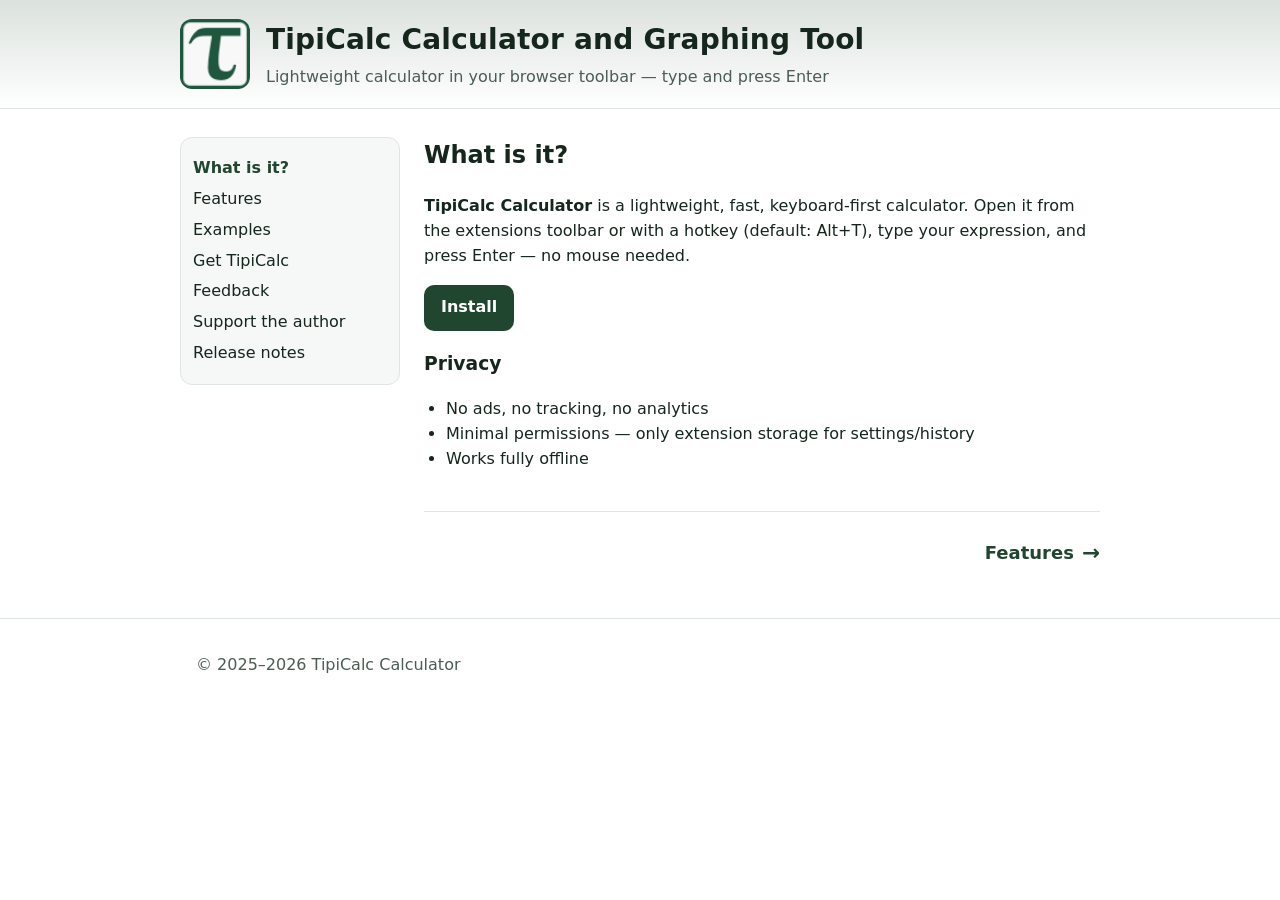
<file: docs/index.html>
﻿<!doctype html>
<html lang="en">
<head>
  <meta charset="utf-8">
  <meta name="viewport" content="width=device-width, initial-scale=1">
  <title>TipiCalc Calculator - Browser Extension</title>
  <meta name="description" content="TipiCalc — a lightweight, keyboard‑first calculator in your browser toolbar. Type your expression and press Enter.">
  <meta name="color-scheme" content="light dark">
  <meta property="og:title" content="TipiCalc — keyboard‑first calculator">
  <meta property="og:description" content="Lightweight, fast, keyboard‑first calculator in the browser toolbar. Type an expression and press Enter.">
  <meta property="og:type" content="website">
  <link rel="icon" type="image/png" sizes="16x16" href="icons/icon16.png">
  <link rel="icon" type="image/png" sizes="32x32" href="icons/icon32.png">
  <link rel="icon" type="image/png" sizes="64x64" href="icons/icon64.png">
  <link rel="icon" type="image/png" sizes="128x128" href="icons/icon128.png">
  <link rel="icon" type="image/png" sizes="256x256" href="icons/icon256.png">
  <link rel="stylesheet" href="./styles.css">
  <script src="common.js" defer></script>
</head>
<body>
  <header id="site-header" class="site-header">
    <div class="container header-inner">
      <div class="logo" aria-hidden="true"><img src="icons/icon64.png" width="64" height="64" alt="" decoding="async"></div>
      <div class="titles">
        <h1>TipiCalc Calculator and Graphing Tool</h1>
        <p class="subtitle">Lightweight calculator in your browser toolbar — type and press Enter</p>
      </div>
    </div>
  </header>

  <main class="container content">
    <nav id="site-toc" class="toc" aria-label="Quick links">
      <ul>
        <li><a href="index.html">What is it?</a></li>
        <li><a href="features.html">Features</a></li>
        <li><a href="examples.html">Examples</a></li>
        <li><a href="get-tipicalc.html">Get TipiCalc</a></li>
        <li><a href="feedback.html">Feedback</a></li>
        <li><a href="support.html">Support the author</a></li>
        <li><a href="release-notes.html">Release notes</a></li>
      </ul>
    </nav>

    <div class="content-main">
    <section>
      <h2 id="what-is-it">What is it?</h2>
      <p><strong>TipiCalc Calculator</strong> is a lightweight, fast, keyboard‑first calculator. Open it from the extensions toolbar or with a hotkey (default: Alt+T), type your expression, and press Enter — no mouse needed.</p>
      <p><a href="get-tipicalc.html" class="btn btn-primary">Install</a></p>

      <h3 id="privacy">Privacy</h3>
      <ul>
        <li>No ads, no tracking, no analytics</li>
        <li>Minimal permissions — only extension storage for settings/history</li>
        <li>Works fully offline</li>
      </ul>
    </section>

    <div class="pagination-links">
      <a href="features.html" class="pagination-link next">Features</a>
    </div>
    </div>
  </main>

  <footer id="site-footer" class="site-footer">
    <div class="container">
      <p>© <span id="year"></span> TipiCalc Calculator</p>
    </div>
  </footer>
</body>
</html>
</file>
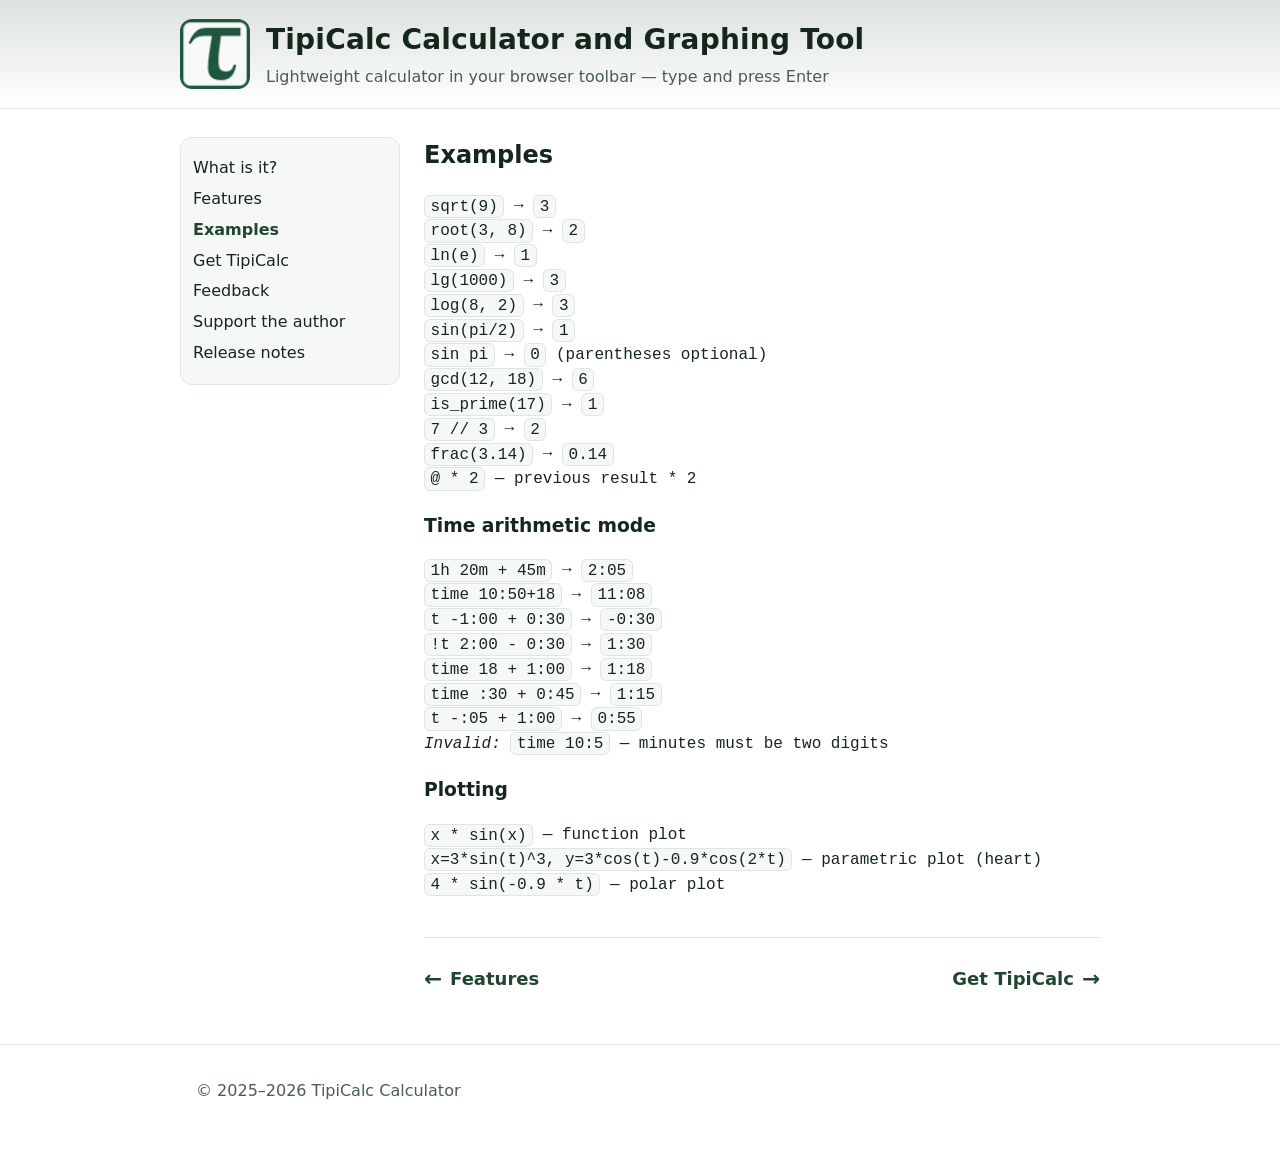
<file: docs/examples.html>
﻿<!doctype html>
<html lang="en">
<head>
  <meta charset="utf-8">
  <meta name="viewport" content="width=device-width, initial-scale=1">
  <title>Examples - TipiCalc Calculator</title>
  <meta name="description" content="TipiCalc — a lightweight, keyboard‑first calculator in your browser toolbar. Type your expression and press Enter.">
  <meta name="color-scheme" content="light dark">
  <link rel="icon" type="image/png" sizes="16x16" href="icons/icon16.png">
  <link rel="icon" type="image/png" sizes="32x32" href="icons/icon32.png">
  <link rel="icon" type="image/png" sizes="64x64" href="icons/icon64.png">
  <link rel="icon" type="image/png" sizes="128x128" href="icons/icon128.png">
  <link rel="icon" type="image/png" sizes="256x256" href="icons/icon256.png">
  <link rel="stylesheet" href="./styles.css">
  <script src="common.js" defer></script>
</head>
<body>
  <header id="site-header" class="site-header">
    <div class="container header-inner">
      <div class="logo" aria-hidden="true"><img src="icons/icon64.png" width="64" height="64" alt="" decoding="async"></div>
      <div class="titles">
        <h1>TipiCalc Calculator and Graphing Tool</h1>
        <p class="subtitle">Lightweight calculator in your browser toolbar — type and press Enter</p>
      </div>
    </div>
  </header>

  <main class="container content">
    <nav id="site-toc" class="toc" aria-label="Quick links">
      <ul>
        <li><a href="index.html">What is it?</a></li>
        <li><a href="features.html">Features</a></li>
        <li><a href="examples.html">Examples</a></li>
        <li><a href="get-tipicalc.html">Get TipiCalc</a></li>
        <li><a href="feedback.html">Feedback</a></li>
        <li><a href="support.html">Support the author</a></li>
        <li><a href="release-notes.html">Release notes</a></li>
      </ul>
    </nav>

    <div class="content-main">
    <section>
      <h2 id="examples">Examples</h2>
      <ul class="mono">
        <li><code>sqrt(9)</code> → <code>3</code></li>
        <li><code>root(3, 8)</code> → <code>2</code></li>
        <li><code>ln(e)</code> → <code>1</code></li>
        <li><code>lg(1000)</code> → <code>3</code></li>
        <li><code>log(8, 2)</code> → <code>3</code></li>
        <li><code>sin(pi/2)</code> → <code>1</code></li>
        <li><code>sin pi</code> → <code>0</code> (parentheses optional)</li>
        <li><code>gcd(12, 18)</code> → <code>6</code></li>
        <li><code>is_prime(17)</code> → <code>1</code></li>
        <li><code>7 // 3</code> → <code>2</code></li>
        <li><code>frac(3.14)</code> → <code>0.14</code></li>
        <li><code>@ * 2</code> — previous result * 2</li>
      </ul>
      <h3>Time arithmetic mode</h3>
      <ul class="mono">
        <li><code>1h 20m + 45m</code> → <code>2:05</code></li>
        <li><code>time 10:50+18</code> → <code>11:08</code></li>
        <li><code>t -1:00 + 0:30</code> → <code>-0:30</code></li>
        <li><code>!t   2:00 - 0:30</code> → <code>1:30</code></li>
        <li><code>time 18 + 1:00</code> → <code>1:18</code></li>
        <li><code>time :30 + 0:45</code> → <code>1:15</code></li>
        <li><code>t -:05 + 1:00</code> → <code>0:55</code></li>
        <li><em>Invalid:</em> <code>time 10:5</code> — minutes must be two digits</li>
      </ul>
      <h3>Plotting</h3>
      <ul class="mono">
        <li><code>x * sin(x)</code> — function plot</li>
        <li><code>x=3*sin(t)^3, y=3*cos(t)-0.9*cos(2*t)</code> — parametric plot (heart)</li>
        <li><code>4 * sin(-0.9 * t)</code> — polar plot</li>
      </ul>
    </section>

    <div class="pagination-links">
      <a href="features.html" class="pagination-link prev">Features</a>
      <a href="get-tipicalc.html" class="pagination-link next">Get TipiCalc</a>
    </div>
    </div>
  </main>

  <footer id="site-footer" class="site-footer">
    <div class="container">
      <p>© <span id="year"></span> TipiCalc Calculator</p>
    </div>
  </footer>
</body>
</html>
</file>
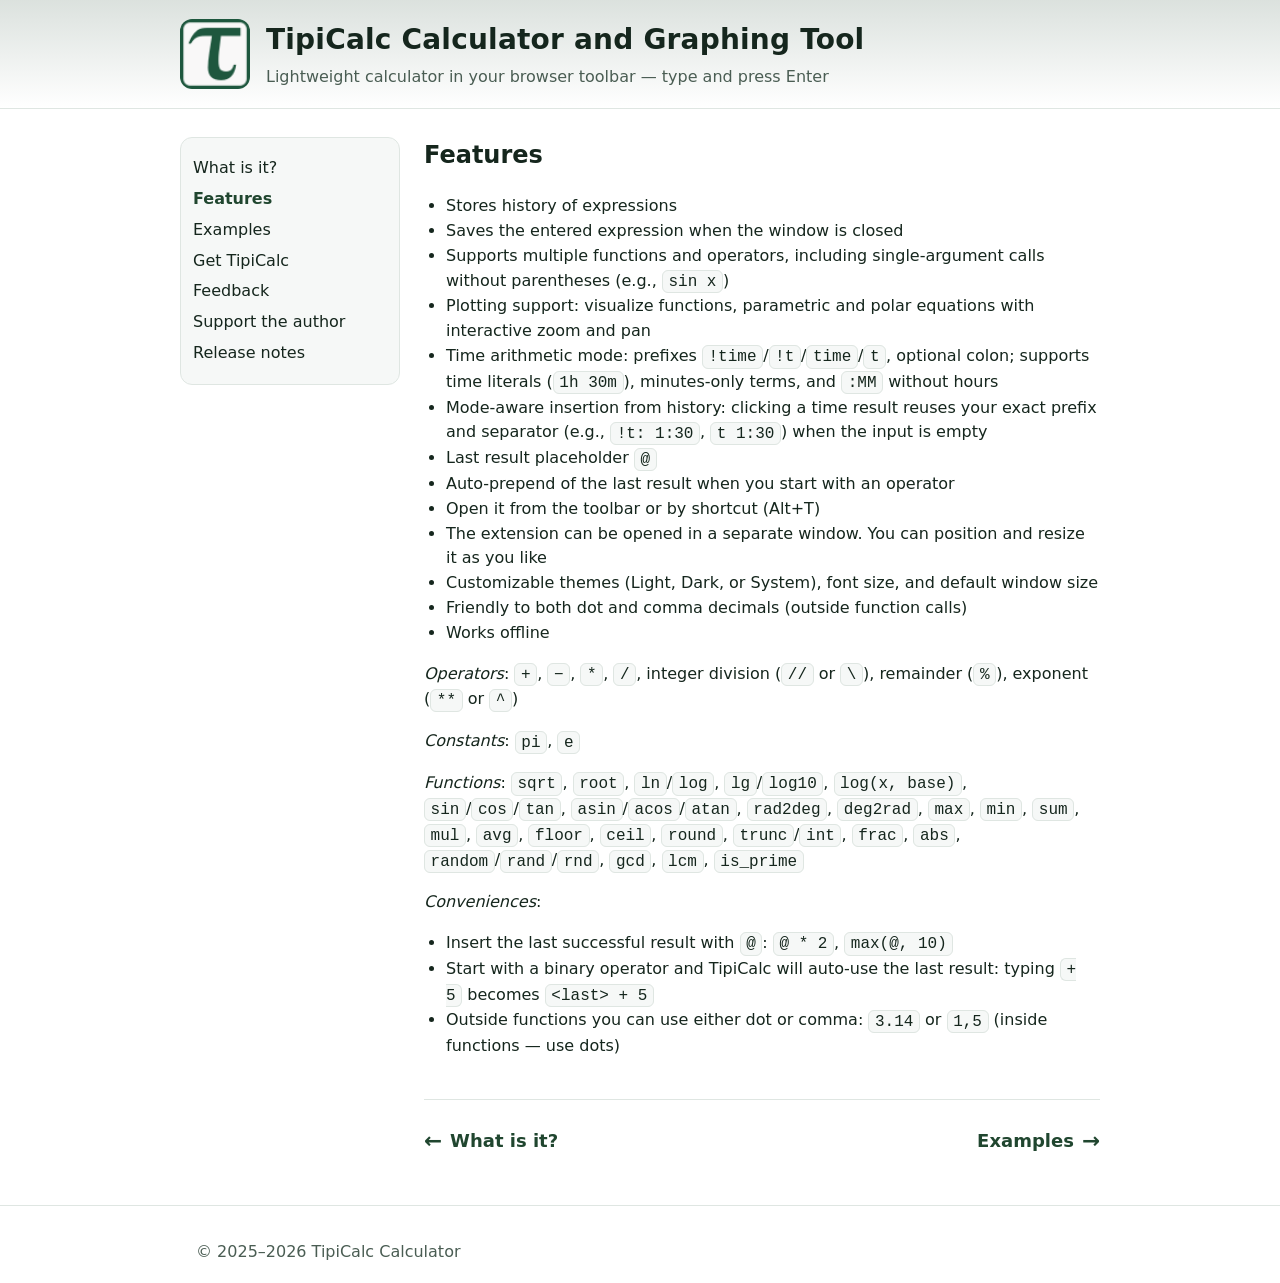
<file: docs/features.html>
﻿<!doctype html>
<html lang="en">
<head>
  <meta charset="utf-8">
  <meta name="viewport" content="width=device-width, initial-scale=1">
  <title>Features - TipiCalc Calculator</title>
  <meta name="description" content="TipiCalc — a lightweight, keyboard‑first calculator in your browser toolbar. Type your expression and press Enter.">
  <meta name="color-scheme" content="light dark">
  <link rel="icon" type="image/png" sizes="16x16" href="icons/icon16.png">
  <link rel="icon" type="image/png" sizes="32x32" href="icons/icon32.png">
  <link rel="icon" type="image/png" sizes="64x64" href="icons/icon64.png">
  <link rel="icon" type="image/png" sizes="128x128" href="icons/icon128.png">
  <link rel="icon" type="image/png" sizes="256x256" href="icons/icon256.png">
  <link rel="stylesheet" href="./styles.css">
  <script src="common.js" defer></script>
</head>
<body>
  <header id="site-header" class="site-header">
    <div class="container header-inner">
      <div class="logo" aria-hidden="true"><img src="icons/icon64.png" width="64" height="64" alt="" decoding="async"></div>
      <div class="titles">
        <h1>TipiCalc Calculator and Graphing Tool</h1>
        <p class="subtitle">Lightweight calculator in your browser toolbar — type and press Enter</p>
      </div>
    </div>
  </header>

  <main class="container content">
    <nav id="site-toc" class="toc" aria-label="Quick links">
      <ul>
        <li><a href="index.html">What is it?</a></li>
        <li><a href="features.html">Features</a></li>
        <li><a href="examples.html">Examples</a></li>
        <li><a href="get-tipicalc.html">Get TipiCalc</a></li>
        <li><a href="feedback.html">Feedback</a></li>
        <li><a href="support.html">Support the author</a></li>
        <li><a href="release-notes.html">Release notes</a></li>
      </ul>
    </nav>

    <div class="content-main">
    <section>
      <h2 id="features">Features</h2>
      <ul>
        <li>Stores history of expressions</li>
        <li>Saves the entered expression when the window is closed</li>
        <li>Supports multiple functions and operators, including single-argument calls without parentheses (e.g., <code>sin x</code>)</li>
        <li>Plotting support: visualize functions, parametric and polar equations with interactive zoom and pan</li>
        <li>Time arithmetic mode: prefixes <code>!time</code>/<code>!t</code>/<code>time</code>/<code>t</code>, optional colon; supports time literals (<code>1h 30m</code>), minutes‑only terms, and <code>:MM</code> without hours</li>
        <li>Mode‑aware insertion from history: clicking a time result reuses your exact prefix and separator (e.g., <code>!t: 1:30</code>, <code>t 1:30</code>) when the input is empty</li>
        <li>Last result placeholder <code>@</code></li>
        <li>Auto‑prepend of the last result when you start with an operator</li>
        <li>Open it from the toolbar or by shortcut (Alt+T)</li>
        <li>The extension can be opened in a separate window. You can position and resize it as you like</li>
        <li>Customizable themes (Light, Dark, or System), font size, and default window size</li>
        <li>Friendly to both dot and comma decimals (outside function calls)</li>
        <li>Works offline</li>
      </ul>
      <p><em>Operators</em>: <code>+</code>, <code>−</code>, <code>*</code>, <code>/</code>, integer division (<code>//</code> or <code>\</code>), remainder (<code>%</code>), exponent (<code>**</code> or <code>^</code>)</p>
      <p><em>Constants</em>: <code>pi</code>, <code>e</code></p>
      <p><em>Functions</em>: <code>sqrt</code>, <code>root</code>, <code>ln</code>/<code>log</code>, <code>lg</code>/<code>log10</code>, <code>log(x, base)</code>, <code>sin</code>/<code>cos</code>/<code>tan</code>, <code>asin</code>/<code>acos</code>/<code>atan</code>, <code>rad2deg</code>, <code>deg2rad</code>, <code>max</code>, <code>min</code>, <code>sum</code>, <code>mul</code>, <code>avg</code>, <code>floor</code>, <code>ceil</code>, <code>round</code>, <code>trunc</code>/<code>int</code>, <code>frac</code>, <code>abs</code>, <code>random</code>/<code>rand</code>/<code>rnd</code>, <code>gcd</code>, <code>lcm</code>, <code>is_prime</code></p>
      <p><em>Conveniences</em>:</p>
      <ul>
        <li>Insert the last successful result with <code>@</code>: <code>@ * 2</code>, <code>max(@, 10)</code></li>
        <li>Start with a binary operator and TipiCalc will auto‑use the last result: typing <code>+ 5</code> becomes <code>&lt;last&gt; + 5</code></li>
        <li>Outside functions you can use either dot or comma: <code>3.14</code> or <code>1,5</code> (inside functions — use dots)</li>
      </ul>
    </section>

    <div class="pagination-links">
      <a href="index.html" class="pagination-link prev">What is it?</a>
      <a href="examples.html" class="pagination-link next">Examples</a>
    </div>
    </div>
  </main>

  <footer id="site-footer" class="site-footer">
    <div class="container">
      <p>© <span id="year"></span> TipiCalc Calculator</p>
    </div>
  </footer>
</body>
</html>
</file>
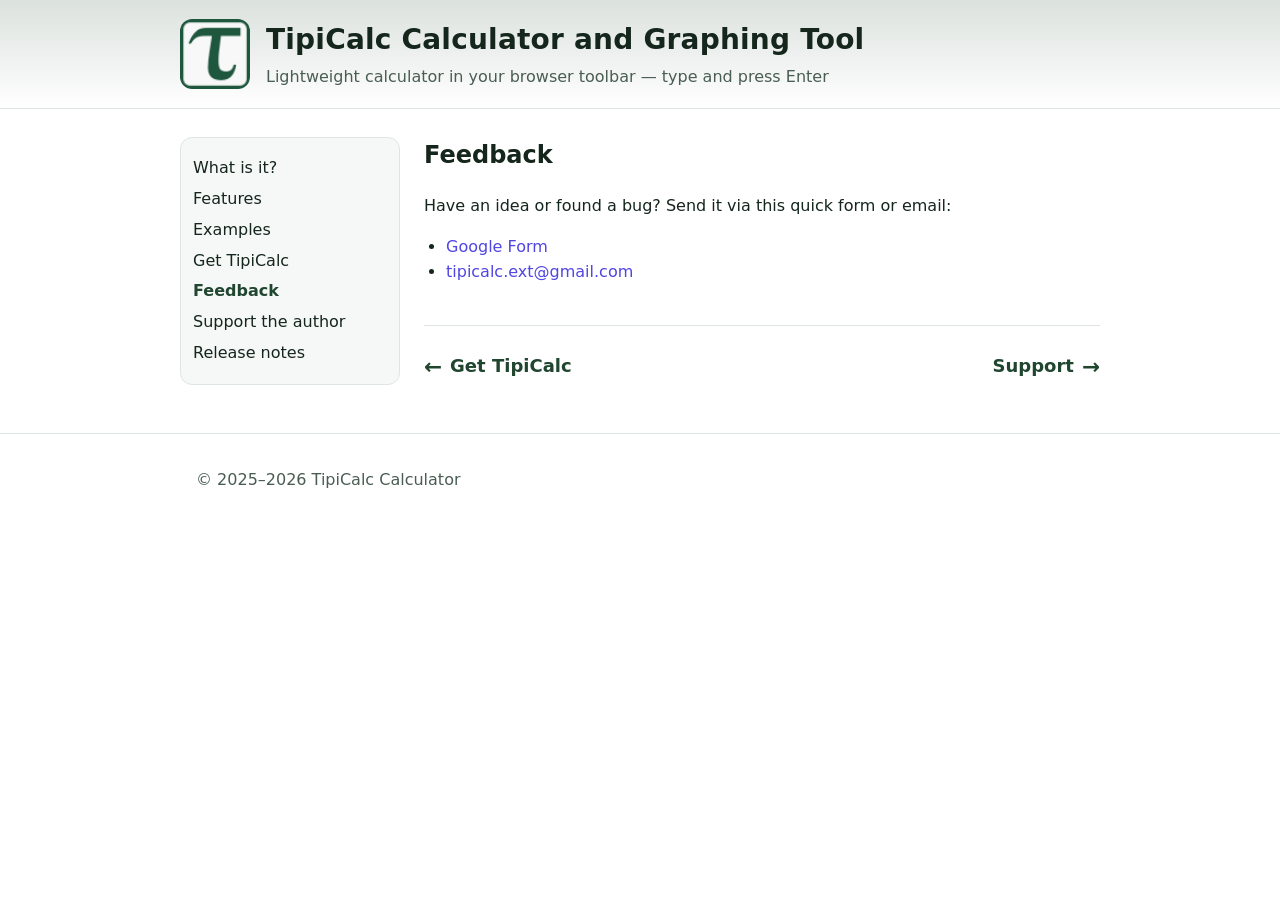
<file: docs/feedback.html>
﻿<!doctype html>
<html lang="en">
<head>
  <meta charset="utf-8">
  <meta name="viewport" content="width=device-width, initial-scale=1">
  <title>Feedback - TipiCalc Calculator</title>
  <meta name="description" content="TipiCalc — a lightweight, keyboard‑first calculator in your browser toolbar. Type your expression and press Enter.">
  <meta name="color-scheme" content="light dark">
  <link rel="icon" type="image/png" sizes="16x16" href="icons/icon16.png">
  <link rel="icon" type="image/png" sizes="32x32" href="icons/icon32.png">
  <link rel="icon" type="image/png" sizes="64x64" href="icons/icon64.png">
  <link rel="icon" type="image/png" sizes="128x128" href="icons/icon128.png">
  <link rel="icon" type="image/png" sizes="256x256" href="icons/icon256.png">
  <link rel="stylesheet" href="./styles.css">
  <script src="common.js" defer></script>
</head>
<body>
  <header id="site-header" class="site-header">
    <div class="container header-inner">
      <div class="logo" aria-hidden="true"><img src="icons/icon64.png" width="64" height="64" alt="" decoding="async"></div>
      <div class="titles">
        <h1>TipiCalc Calculator and Graphing Tool</h1>
        <p class="subtitle">Lightweight calculator in your browser toolbar — type and press Enter</p>
      </div>
    </div>
  </header>

  <main class="container content">
    <nav id="site-toc" class="toc" aria-label="Quick links">
      <ul>
        <li><a href="index.html">What is it?</a></li>
        <li><a href="features.html">Features</a></li>
        <li><a href="examples.html">Examples</a></li>
        <li><a href="get-tipicalc.html">Get TipiCalc</a></li>
        <li><a href="feedback.html">Feedback</a></li>
        <li><a href="support.html">Support the author</a></li>
        <li><a href="release-notes.html">Release notes</a></li>
      </ul>
    </nav>

    <div class="content-main">
    <section>
      <h2 id="feedback">Feedback</h2>
      <p>Have an idea or found a bug? Send it via this quick form or email:</p>
      <ul>
        <li><a href="https://forms.gle/T5EKBUjtUCmRXiRK6" target="_blank" rel="noopener">Google Form</a></li>
        <li><a href="mailto:tipicalc.ext@gmail.com?subject=TipiCalc%20—%20feedback">tipicalc.ext@gmail.com</a></li>
      </ul>
    </section>

    <div class="pagination-links">
      <a href="get-tipicalc.html" class="pagination-link prev">Get TipiCalc</a>
      <a href="support.html" class="pagination-link next">Support</a>
    </div>
    </div>
  </main>

  <footer id="site-footer" class="site-footer">
    <div class="container">
      <p>© <span id="year"></span> TipiCalc Calculator</p>
    </div>
  </footer>
</body>
</html>
</file>
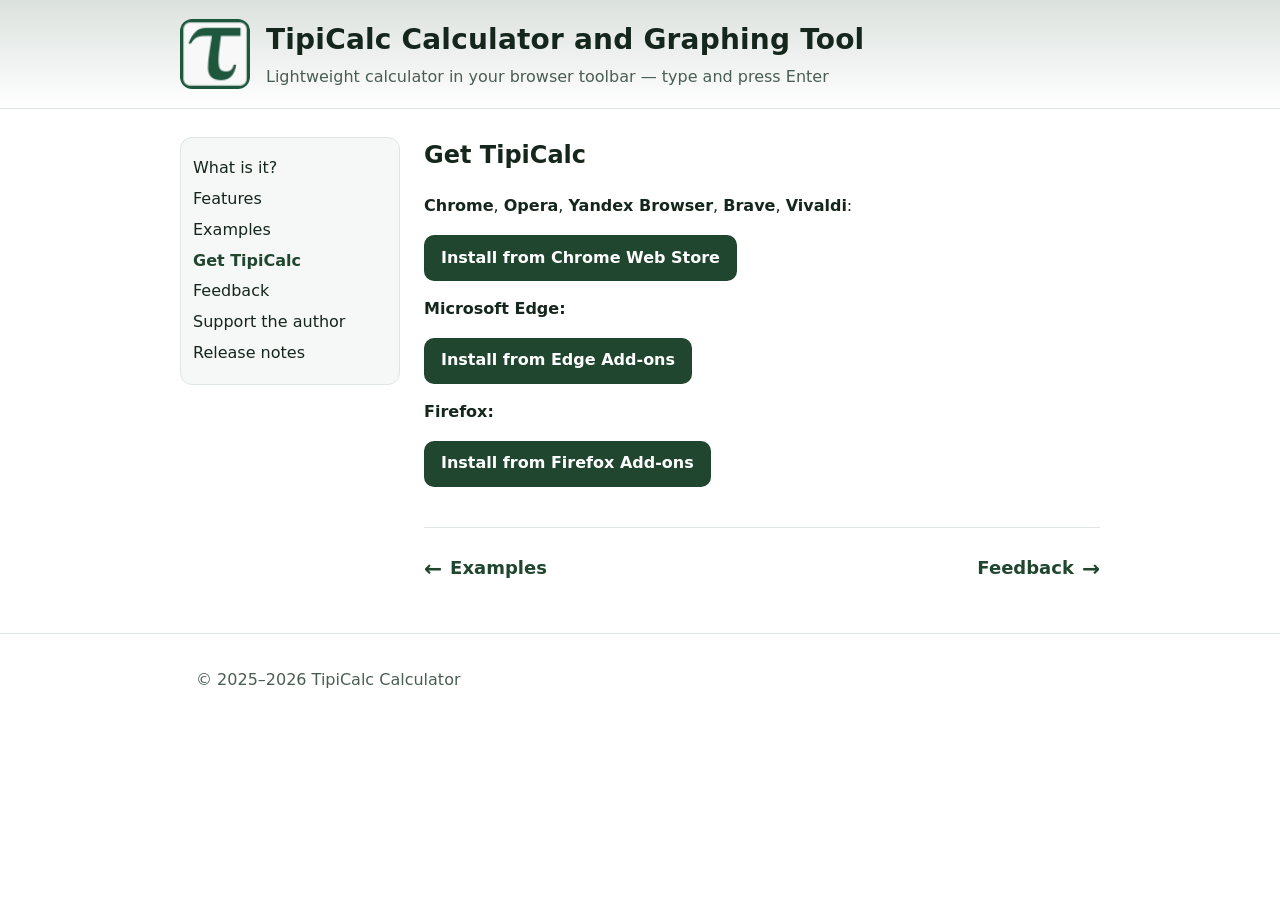
<file: docs/get-tipicalc.html>
﻿<!doctype html>
<html lang="en">
<head>
  <meta charset="utf-8">
  <meta name="viewport" content="width=device-width, initial-scale=1">
  <title>Get TipiCalc - TipiCalc Calculator</title>
  <meta name="description" content="TipiCalc — a lightweight, keyboard‑first calculator in your browser toolbar. Type your expression and press Enter.">
  <meta name="color-scheme" content="light dark">
  <link rel="icon" type="image/png" sizes="16x16" href="icons/icon16.png">
  <link rel="icon" type="image/png" sizes="32x32" href="icons/icon32.png">
  <link rel="icon" type="image/png" sizes="64x64" href="icons/icon64.png">
  <link rel="icon" type="image/png" sizes="128x128" href="icons/icon128.png">
  <link rel="icon" type="image/png" sizes="256x256" href="icons/icon256.png">
  <link rel="stylesheet" href="./styles.css">
  <script src="common.js" defer></script>
</head>
<body>
  <header id="site-header" class="site-header">
    <div class="container header-inner">
      <div class="logo" aria-hidden="true"><img src="icons/icon64.png" width="64" height="64" alt="" decoding="async"></div>
      <div class="titles">
        <h1>TipiCalc Calculator and Graphing Tool</h1>
        <p class="subtitle">Lightweight calculator in your browser toolbar — type and press Enter</p>
      </div>
    </div>
  </header>

  <main class="container content">
    <nav id="site-toc" class="toc" aria-label="Quick links">
      <ul>
        <li><a href="index.html">What is it?</a></li>
        <li><a href="features.html">Features</a></li>
        <li><a href="examples.html">Examples</a></li>
        <li><a href="get-tipicalc.html">Get TipiCalc</a></li>
        <li><a href="feedback.html">Feedback</a></li>
        <li><a href="support.html">Support the author</a></li>
        <li><a href="release-notes.html">Release notes</a></li>
      </ul>
    </nav>

    <div class="content-main">
    <section>
      <h2 id="get-tipicalc">Get TipiCalc</h2>
      <p><b>Chrome</b>, <b>Opera</b>, <b>Yandex Browser</b>, <b>Brave</b>, <b>Vivaldi</b>:</p>
      <p>
        <a href="https://chromewebstore.google.com/detail/tipicalc-calculator/dckabambonkmlenkiidnbjijmimceknc?utm_source=site" target="_blank" rel="noopener" class="btn btn-primary">Install from Chrome Web Store</a>
      </p>
      <p><b>Microsoft Edge:</b></p>
      <p>
        <a href="https://microsoftedge.microsoft.com/addons/detail/paelifhjdojabiiofkadnolcojhihlfk?utm_source=site" target="_blank" rel="noopener" class="btn btn-primary">Install from Edge Add-ons</a>
      </p>
      <p><b>Firefox:</b></p>
      <p>
        <a href="https://addons.mozilla.org/ru/firefox/addon/tipicalc" target="_blank" rel="noopener" class="btn btn-primary">Install from Firefox Add-ons</a>
      </p>
    </section>

    <div class="pagination-links">
      <a href="examples.html" class="pagination-link prev">Examples</a>
      <a href="feedback.html" class="pagination-link next">Feedback</a>
    </div>
    </div>
  </main>

  <footer id="site-footer" class="site-footer">
    <div class="container">
      <p>© <span id="year"></span> TipiCalc Calculator</p>
    </div>
  </footer>
</body>
</html>
</file>
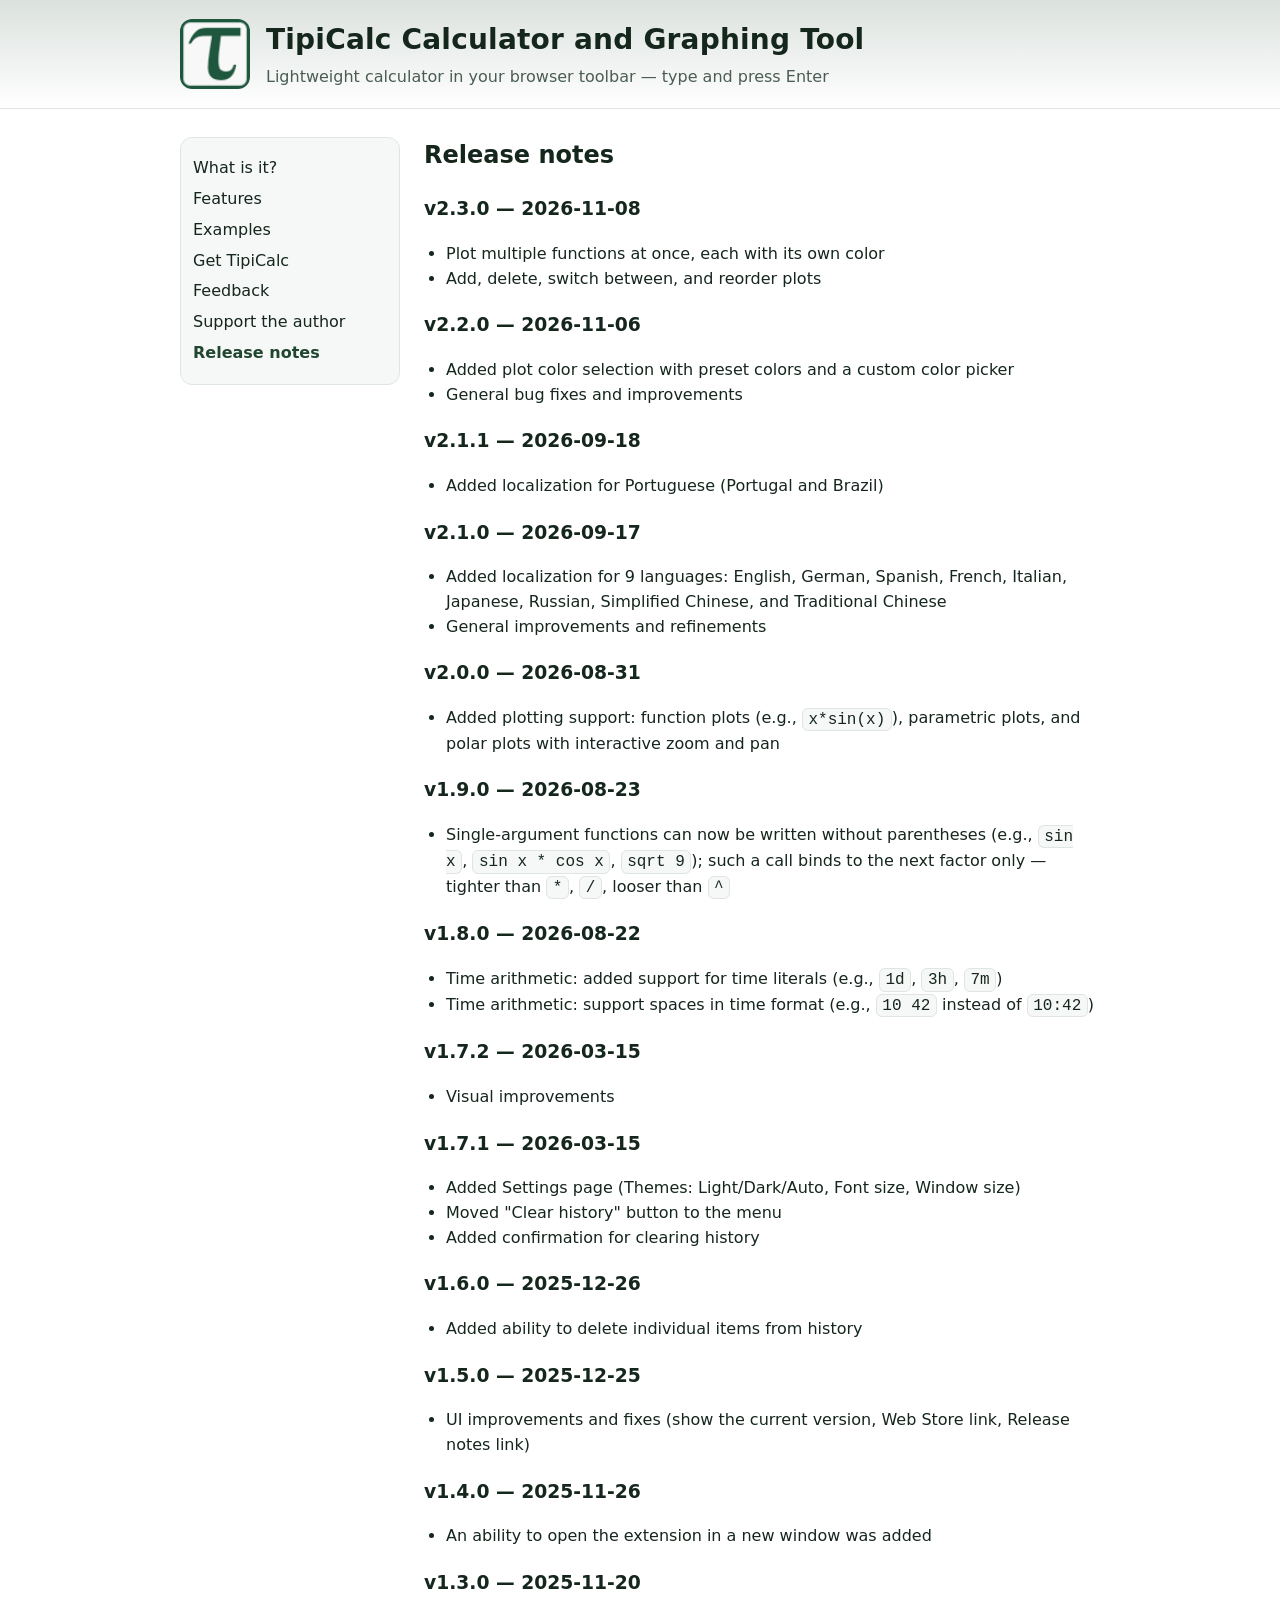
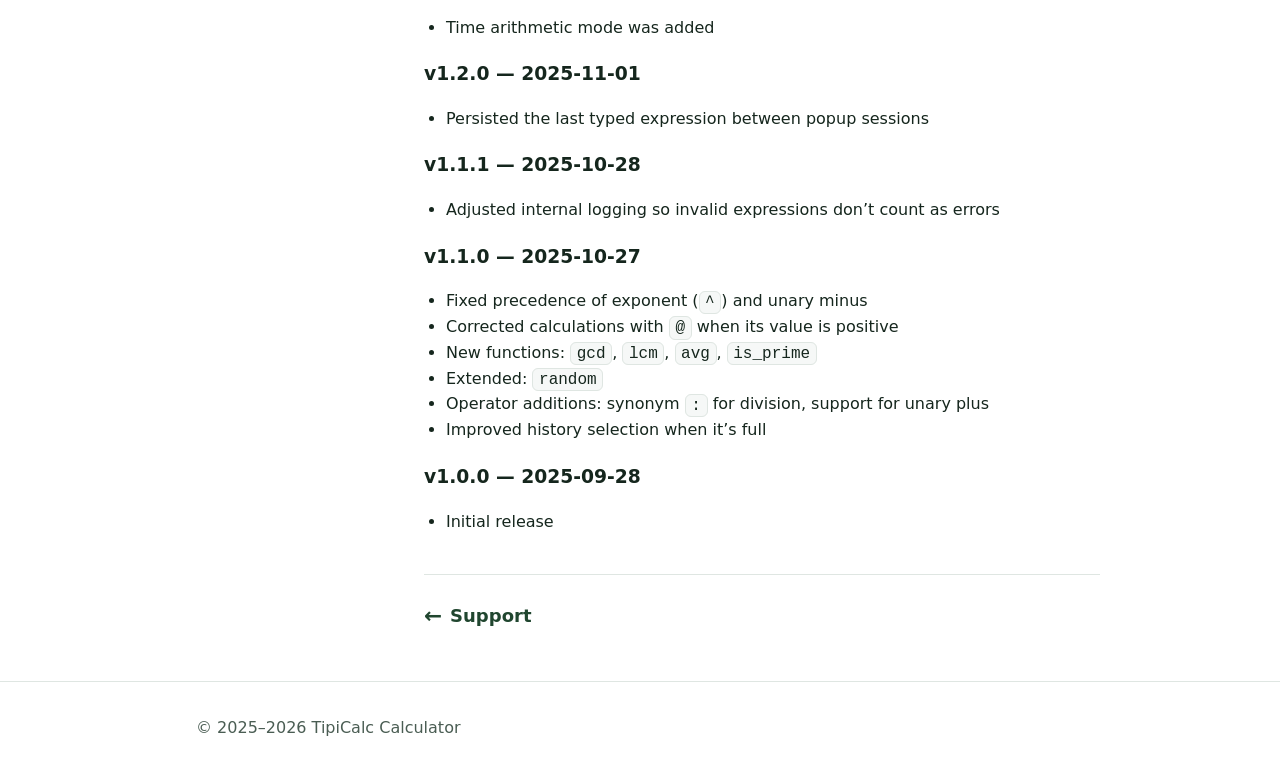
<file: docs/release-notes.html>
﻿<!doctype html>
<html lang="en">
  <head>
    <meta charset="utf-8" />
    <meta name="viewport" content="width=device-width, initial-scale=1" />
    <title>Release notes - TipiCalc Calculator</title>
    <meta
      name="description"
      content="TipiCalc — a lightweight, keyboard‑first calculator in your browser toolbar. Type your expression and press Enter."
    />
    <meta name="color-scheme" content="light dark" />
    <link rel="icon" type="image/png" sizes="16x16" href="icons/icon16.png" />
    <link rel="icon" type="image/png" sizes="32x32" href="icons/icon32.png" />
    <link rel="icon" type="image/png" sizes="64x64" href="icons/icon64.png" />
    <link rel="icon" type="image/png" sizes="128x128" href="icons/icon128.png" />
    <link rel="icon" type="image/png" sizes="256x256" href="icons/icon256.png" />
    <link rel="stylesheet" href="./styles.css" />
    <script src="common.js" defer></script>
  </head>
  <body>
    <header id="site-header" class="site-header">
      <div class="container header-inner">
        <div class="logo" aria-hidden="true">
          <img src="icons/icon64.png" width="64" height="64" alt="" decoding="async" />
        </div>
        <div class="titles">
          <h1>TipiCalc Calculator and Graphing Tool</h1>
          <p class="subtitle">
            Lightweight calculator in your browser toolbar — type and press Enter
          </p>
        </div>
      </div>
    </header>

    <main class="container content">
      <nav id="site-toc" class="toc" aria-label="Quick links">
        <ul>
          <li><a href="index.html">What is it?</a></li>
          <li><a href="features.html">Features</a></li>
          <li><a href="examples.html">Examples</a></li>
          <li><a href="get-tipicalc.html">Get TipiCalc</a></li>
          <li><a href="feedback.html">Feedback</a></li>
          <li><a href="support.html">Support the author</a></li>
          <li><a href="release-notes.html">Release notes</a></li>
        </ul>
      </nav>

      <div class="content-main">
        <section>
          <!--Here write short descriptions about release changes-->
          <h2 id="release-notes">Release notes</h2>

          <h3>v2.3.0 — 2026-11-08</h3>
          <ul>
            <li>Plot multiple functions at once, each with its own color</li>
            <li>Add, delete, switch between, and reorder plots</li>
          </ul>

          <h3>v2.2.0 — 2026-11-06</h3>
          <ul>
            <li>Added plot color selection with preset colors and a custom color picker</li>
            <li>General bug fixes and improvements</li>
          </ul>

          <h3>v2.1.1 — 2026-09-18</h3>
          <ul>
            <li>Added localization for Portuguese (Portugal and Brazil)</li>
          </ul>

          <h3>v2.1.0 — 2026-09-17</h3>
          <ul>
            <li>
              Added localization for 9 languages: English, German, Spanish, French, Italian,
              Japanese, Russian, Simplified Chinese, and Traditional Chinese
            </li>
            <li>General improvements and refinements</li>
          </ul>

          <h3>v2.0.0 — 2026-08-31</h3>
          <ul>
            <li>
              Added plotting support: function plots (e.g., <code>x*sin(x)</code>), parametric
              plots, and polar plots with interactive zoom and pan
            </li>
          </ul>

          <h3>v1.9.0 — 2026-08-23</h3>
          <ul>
            <li>
              Single-argument functions can now be written without parentheses (e.g.,
              <code>sin x</code>, <code>sin x * cos x</code>, <code>sqrt 9</code>); such a call
              binds to the next factor only — tighter than <code>*</code>, <code>/</code>, looser
              than <code>^</code>
            </li>
          </ul>

          <h3>v1.8.0 — 2026-08-22</h3>
          <ul>
            <li>
              Time arithmetic: added support for time literals (e.g., <code>1d</code>,
              <code>3h</code>, <code>7m</code>)
            </li>
            <li>
              Time arithmetic: support spaces in time format (e.g., <code>10 42</code> instead of
              <code>10:42</code>)
            </li>
          </ul>

          <h3>v1.7.2 — 2026-03-15</h3>
          <ul>
            <li>Visual improvements</li>
          </ul>

          <h3>v1.7.1 — 2026-03-15</h3>
          <ul>
            <li>Added Settings page (Themes: Light/Dark/Auto, Font size, Window size)</li>
            <li>Moved "Clear history" button to the menu</li>
            <li>Added confirmation for clearing history</li>
          </ul>

          <h3>v1.6.0 — 2025-12-26</h3>
          <ul>
            <li>Added ability to delete individual items from history</li>
          </ul>

          <h3>v1.5.0 — 2025-12-25</h3>
          <ul>
            <li>
              UI improvements and fixes (show the current version, Web Store link, Release notes
              link)
            </li>
          </ul>

          <h3>v1.4.0 — 2025-11-26</h3>
          <ul>
            <li>An ability to open the extension in a new window was added</li>
          </ul>

          <h3>v1.3.0 — 2025-11-20</h3>
          <ul>
            <li>Time arithmetic mode was added</li>
          </ul>

          <h3>v1.2.0 — 2025-11-01</h3>
          <ul>
            <li>Persisted the last typed expression between popup sessions</li>
          </ul>

          <h3>v1.1.1 — 2025-10-28</h3>
          <ul>
            <li>Adjusted internal logging so invalid expressions don’t count as errors</li>
          </ul>

          <h3>v1.1.0 — 2025-10-27</h3>
          <ul>
            <li>Fixed precedence of exponent (<code>^</code>) and unary minus</li>
            <li>Corrected calculations with <code>@</code> when its value is positive</li>
            <li>
              New functions: <code>gcd</code>, <code>lcm</code>, <code>avg</code>,
              <code>is_prime</code>
            </li>
            <li>Extended: <code>random</code></li>
            <li>Operator additions: synonym <code>:</code> for division, support for unary plus</li>
            <li>Improved history selection when it’s full</li>
          </ul>

          <h3>v1.0.0 — 2025-09-28</h3>
          <ul>
            <li>Initial release</li>
          </ul>
        </section>
        <div class="pagination-links">
          <a href="support.html" class="pagination-link prev">Support</a>
        </div>
      </div>
    </main>

    <footer id="site-footer" class="site-footer">
      <div class="container">
        <p>© <span id="year"></span> TipiCalc Calculator</p>
      </div>
    </footer>
  </body>
</html>
</file>
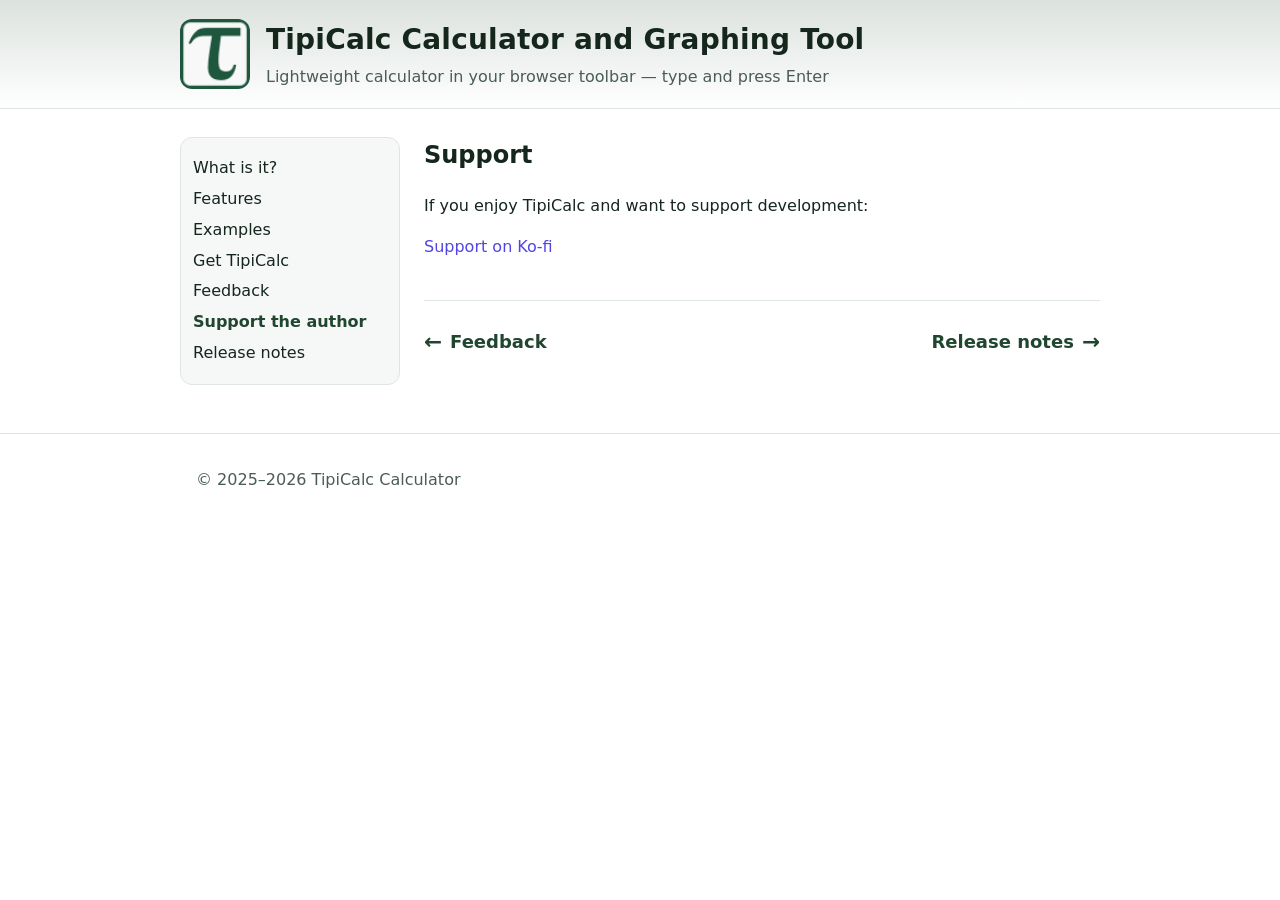
<file: docs/support.html>
﻿<!doctype html>
<html lang="en">
<head>
  <meta charset="utf-8">
  <meta name="viewport" content="width=device-width, initial-scale=1">
  <title>Support - TipiCalc Calculator</title>
  <meta name="description" content="TipiCalc — a lightweight, keyboard‑first calculator in your browser toolbar. Type your expression and press Enter.">
  <meta name="color-scheme" content="light dark">
  <link rel="icon" type="image/png" sizes="16x16" href="icons/icon16.png">
  <link rel="icon" type="image/png" sizes="32x32" href="icons/icon32.png">
  <link rel="icon" type="image/png" sizes="64x64" href="icons/icon64.png">
  <link rel="icon" type="image/png" sizes="128x128" href="icons/icon128.png">
  <link rel="icon" type="image/png" sizes="256x256" href="icons/icon256.png">
  <link rel="stylesheet" href="./styles.css">
  <script src="common.js" defer></script>
</head>
<body>
  <header id="site-header" class="site-header">
    <div class="container header-inner">
      <div class="logo" aria-hidden="true"><img src="icons/icon64.png" width="64" height="64" alt="" decoding="async"></div>
      <div class="titles">
        <h1>TipiCalc Calculator and Graphing Tool</h1>
        <p class="subtitle">Lightweight calculator in your browser toolbar — type and press Enter</p>
      </div>
    </div>
  </header>

  <main class="container content">
    <nav id="site-toc" class="toc" aria-label="Quick links">
      <ul>
        <li><a href="index.html">What is it?</a></li>
        <li><a href="features.html">Features</a></li>
        <li><a href="examples.html">Examples</a></li>
        <li><a href="get-tipicalc.html">Get TipiCalc</a></li>
        <li><a href="feedback.html">Feedback</a></li>
        <li><a href="support.html">Support the author</a></li>
        <li><a href="release-notes.html">Release notes</a></li>
      </ul>
    </nav>

    <div class="content-main">
    <section>
      <h2 id="support">Support</h2>
      <p>If you enjoy TipiCalc and want to support development:</p>
      <p><a href="https://ko-fi.com/tipisoft" target="_blank" rel="noopener">Support on Ko‑fi</a></p>
    </section>

    <div class="pagination-links">
      <a href="feedback.html" class="pagination-link prev">Feedback</a>
      <a href="release-notes.html" class="pagination-link next">Release notes</a>
    </div>
    </div>
  </main>

  <footer id="site-footer" class="site-footer">
    <div class="container">
      <p>© <span id="year"></span> TipiCalc Calculator</p>
    </div>
  </footer>
</body>
</html>
</file>
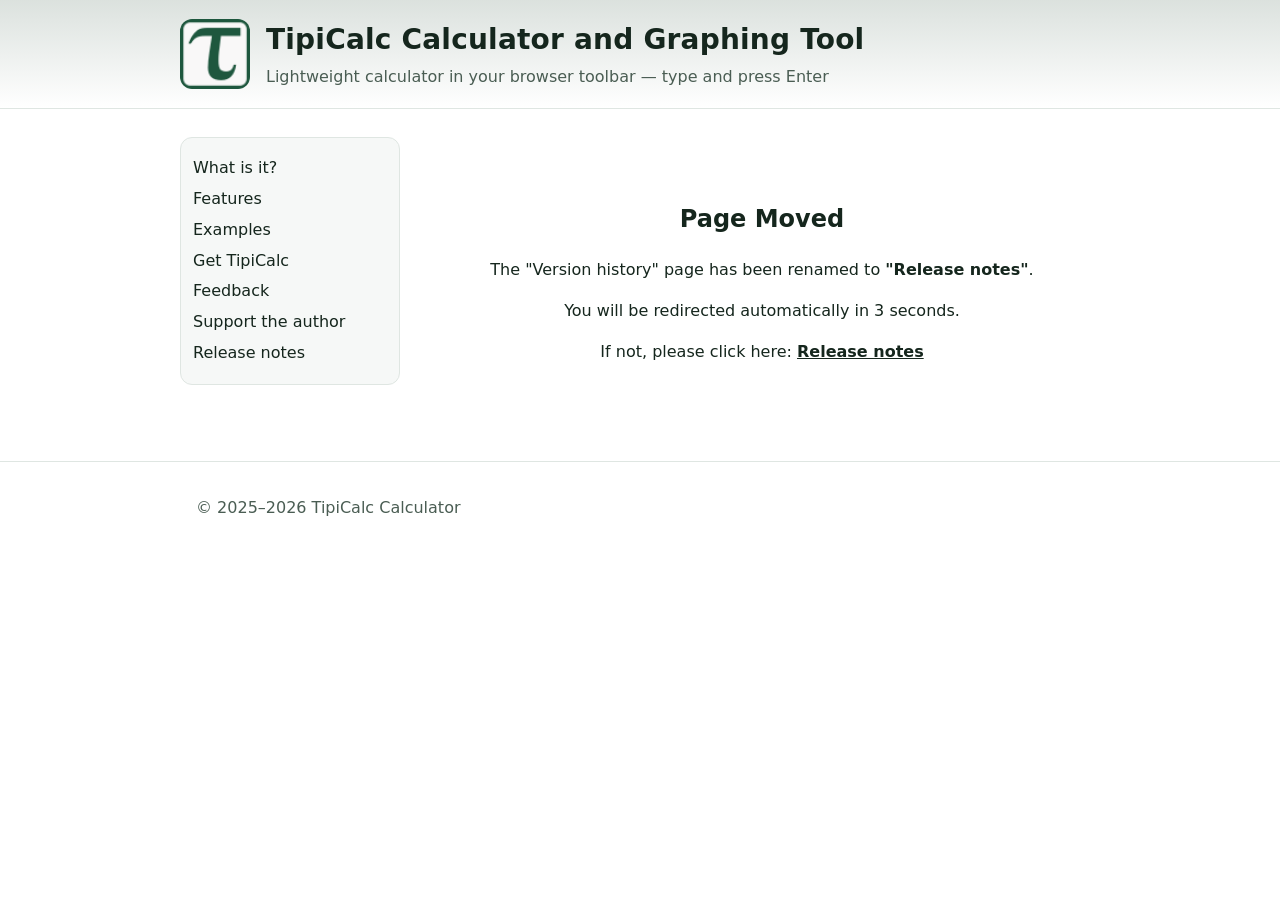
<file: docs/version-history.html>
﻿<!doctype html>
<html lang="en">
<head>
  <meta charset="utf-8">
  <meta name="viewport" content="width=device-width, initial-scale=1">
  <title>Version history (moved) - TipiCalc Calculator</title>
  <meta http-equiv="refresh" content="3; url=release-notes.html">
  <meta name="description" content="TipiCalc — a lightweight, keyboard‑first calculator in your browser toolbar.">
  <meta name="color-scheme" content="light dark">
  <link rel="icon" type="image/png" sizes="16x16" href="icons/icon16.png">
  <link rel="stylesheet" href="./styles.css">
  <script src="common.js" defer></script>
  <style>
    .redirect-message {
      padding: 2rem;
      text-align: center;
      background: var(--bg-secondary);
      border-radius: 8px;
      margin-top: 2rem;
    }
    .redirect-message a {
      color: var(--accent-color);
      font-weight: bold;
      text-decoration: underline;
    }
  </style>
</head>
<body>
  <header id="site-header" class="site-header">
    <div class="container header-inner">
      <div class="logo" aria-hidden="true"><img src="icons/icon64.png" width="64" height="64" alt="" decoding="async"></div>
      <div class="titles">
        <h1>TipiCalc Calculator and Graphing Tool</h1>
        <p class="subtitle">Lightweight calculator in your browser toolbar — type and press Enter</p>
      </div>
    </div>
  </header>

  <main class="container content">
    <nav id="site-toc" class="toc" aria-label="Quick links">
      <ul>
        <li><a href="index.html">What is it?</a></li>
        <li><a href="features.html">Features</a></li>
        <li><a href="examples.html">Examples</a></li>
        <li><a href="get-tipicalc.html">Get TipiCalc</a></li>
        <li><a href="feedback.html">Feedback</a></li>
        <li><a href="support.html">Support the author</a></li>
        <li><a href="release-notes.html">Release notes</a></li>
      </ul>
    </nav>

    <div class="content-main">
      <section class="redirect-message">
        <h2>Page Moved</h2>
        <p>The "Version history" page has been renamed to <strong>"Release notes"</strong>.</p>
        <p>You will be redirected automatically in 3 seconds.</p>
        <p>If not, please click here: <a href="release-notes.html">Release notes</a></p>
      </section>
    </div>
  </main>

  <footer id="site-footer" class="site-footer">
    <div class="container">
      <p>© <span id="year"></span> TipiCalc Calculator</p>
    </div>
  </footer>
</body>
</html>
</file>
<file: docs/styles.css>
﻿:root{
  --bg:#ffffff;
  --fg:#15261d;
  --muted:#4a5d53;
  --accent:#20462f;
  --border:#dfe6e2;
  --code-bg:#f6f8f7;
  --on-accent:#ffffff;
}
@media (prefers-color-scheme: dark){
  :root{
    --bg:#0e1512;
    --fg:#e6f0eb;
    --muted:#a6b8af;
    --accent:#8bd2a6;
    --border:#20362c;
    --code-bg:#111a16;
    --on-accent:#0e1512;
  }
}
*{box-sizing:border-box}
html,body{height:100%}
body{
  margin:0;
  font:16px/1.55 system-ui, -apple-system, Segoe UI, Roboto, Arial, sans-serif;
  background:var(--bg);
  color:var(--fg);
}
.container{
  max-width:920px;
  margin-inline:auto;
  padding:0 16px;
}
.site-header{
  background:linear-gradient(180deg, color-mix(in oklab, var(--accent) 16%, transparent) 0, transparent 100%);
  border-bottom:1px solid var(--border);
}
.header-inner{display:flex;align-items:center;gap:16px;padding:18px 0}
.logo{
  width:70px;height:70px;
  display:grid;place-items:center;
  background:transparent;
}
.logo img{width:100%;height:100%;border-radius:12px;display:block}
.titles h1{margin:0;font-size:28px;letter-spacing:0.2px}
.subtitle{margin:4px 0 0;color:var(--muted)}

.content{padding:28px 0 48px;}
.content ul{padding-left:22px}
/* Consistent section spacing without double margins */
.content-main > section + section{margin-top:24px}
/* Remove extra top space on section headings */
.content-main section > h2:first-child{margin-top:0}
.content .mono{list-style: none; padding-left: 0}
.content .mono li{font-family: ui-monospace, SFMono-Regular, Menlo, Consolas, "Liberation Mono", monospace}
code{background:var(--code-bg);border:1px solid var(--border);border-radius:6px;padding:.1em .35em}

.site-footer{border-top:1px solid var(--border);padding:18px 0;color:var(--muted);}

/* Accessible link styles */
a{color:#5145e3;text-decoration:none}
a:hover{text-decoration:none}
a:active{opacity:.9}
a:focus-visible{outline:2px solid #5145e3;outline-offset:2px;border-radius:4px}

/* Button styles (for primary CTA) */
.btn{display:inline-block;padding:.6em 1em;border-radius:10px;border:1px solid var(--border);text-decoration:none;font-weight:700}
.btn-primary{
  background:#206a3a; /* fallback for older browsers */
  background:var(--accent);
  color:#ffffff !important; /* force high contrast in light theme */
  border-color:#1b5a32; /* fallback */
  border-color: color-mix(in oklab, var(--accent) 65%, transparent);
  text-decoration:none
}
@media (prefers-color-scheme: dark){
  /* In dark mode our accent is light green — use near-black text for contrast */
  .btn-primary{ color:#0b0f0d !important }
}
.btn-primary:hover{filter:brightness(0.98)}
.btn-primary:active{transform:translateY(1px)}
.btn-primary:focus-visible{outline:3px solid rgba(32,70,47,.5);outline-offset:3px}

/* Smooth anchor scrolling */
html{scroll-behavior:smooth}

/* Table of contents (left sidebar) */
.content{display:grid;grid-template-columns:220px minmax(0,1fr);column-gap:24px;row-gap:0;align-items:start}
.content > .toc{
  position:sticky;top:16px;
  border:1px solid var(--border);
  border-radius:12px;
  padding:12px;
  background:var(--code-bg);
  grid-column:1;
}
.toc ul{list-style:none;padding:0;margin:0}
.toc li{margin:6px 0}
.toc a{color:inherit;text-decoration:none}
.toc a:hover{text-decoration:underline}
.toc a.active{font-weight:700;color:var(--accent)}
/* Right column wrapper contains all sections */
.content > .content-main{min-width:0;grid-column:2}

.pagination-links {
  margin-top: 40px;
  padding-top: 24px;
  border-top: 1px solid var(--border);
  display: flex;
  justify-content: space-between;
  align-items: center;
  gap: 16px;
}
.pagination-link {
  display: inline-flex;
  align-items: center;
  gap: 8px;
  font-weight: 700;
  color: var(--accent);
  text-decoration: none;
  font-size: 18px;
}
.pagination-link:hover span {
  text-decoration: underline;
}
.pagination-link.next {
  margin-left: auto;
}
.pagination-link.prev::before {
  content: "←";
  font-size: 1.2em;
  text-decoration: none;
  display: inline-block;
}
.pagination-link.next::after {
  content: "→";
  font-size: 1.2em;
  text-decoration: none;
  display: inline-block;
}
.pagination-link:hover::before,
.pagination-link:hover::after {
  text-decoration: none !important;
}

@media (max-width: 900px){
  .content{display:block}
  .content > .toc{position:static;margin-bottom:12px}
}
</file>
